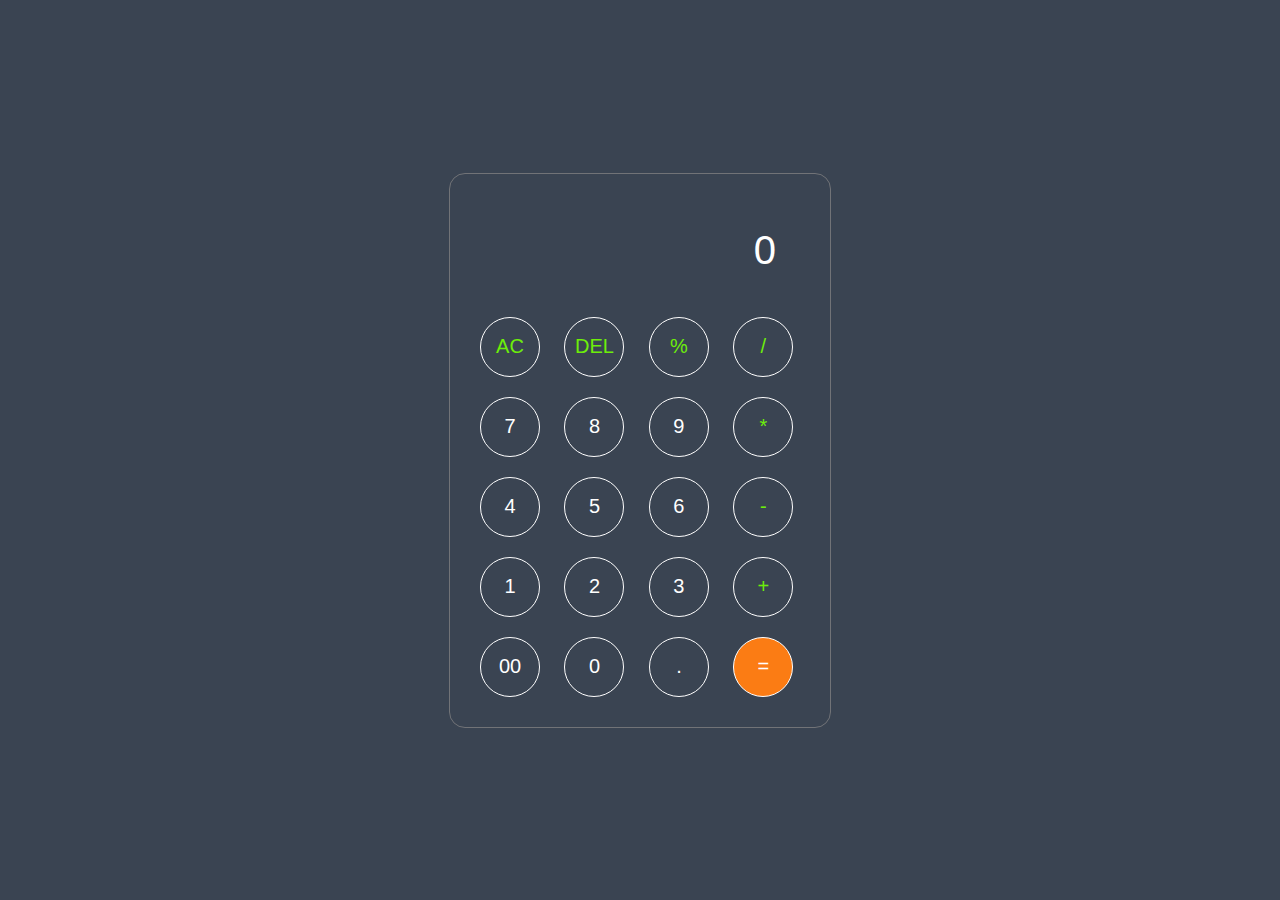
<file: index.html>
<!DOCTYPE html>
<html>
  <head>
    <meta name="viewport" content="width=device-width, initial-scale=1.0" />
    <link rel="stylesheet" href="Calculator.css" />
    <title>SimpleCalculator</title>
  </head>
  <body>
    <div class="container">
      <div class="calculator">
        <input type="text" id="inputBox" placeholder="0" />
        <div>
          <button class="button operator">AC</button>
          <button class="button operator">DEL</button>
          <button class="button operator">%</button>
          <button class="button operator">/</button>
        </div>
        <div>
          <button class="button">7</button>
          <button class="button">8</button>
          <button class="button">9</button>
          <button class="button operator">*</button>
        </div>
        <div>
          <button class="button">4</button>
          <button class="button">5</button>
          <button class="button">6</button>
          <button class="button operator">-</button>
        </div>
        <div>
          <button class="button">1</button>
          <button class="button">2</button>
          <button class="button">3</button>
          <button class="button operator">+</button>
        </div>

        <div>
          <button class="button">00</button>
          <button class="button">0</button>
          <button class="button">.</button>
          <button class="button equalBtn">=</button>
        </div>
      </div>
    </div>

    <script src="Calculator.js"></script>
  </body>
</html>
</file>
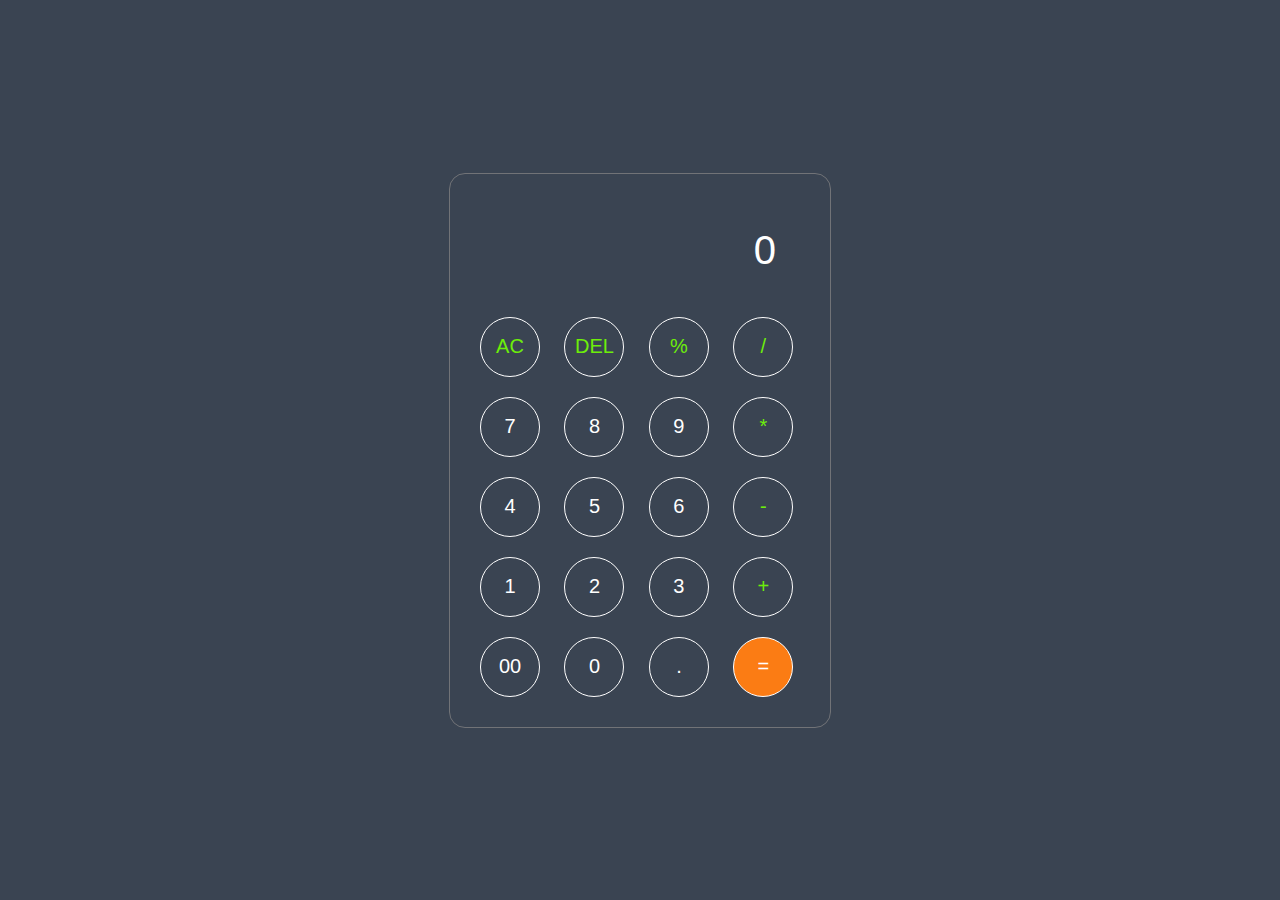
<file: Calculator.html>
<!DOCTYPE html>
<html>
  <head>
    <meta name="viewport" content="width=device-width, initial-scale=1.0" />
    <link rel="stylesheet" href="Calculator.css" />
    <title>SimpleCalculator</title>
  </head>
  <body>
    <div class="container">
      <div class="calculator">
        <input type="text" id="inputBox" placeholder="0" />
        <div>
          <button class="button operator">AC</button>
          <button class="button operator">DEL</button>
          <button class="button operator">%</button>
          <button class="button operator">/</button>
        </div>
        <div>
          <button class="button">7</button>
          <button class="button">8</button>
          <button class="button">9</button>
          <button class="button operator">*</button>
        </div>
        <div>
          <button class="button">4</button>
          <button class="button">5</button>
          <button class="button">6</button>
          <button class="button operator">-</button>
        </div>
        <div>
          <button class="button">1</button>
          <button class="button">2</button>
          <button class="button">3</button>
          <button class="button operator">+</button>
        </div>

        <div>
          <button class="button">00</button>
          <button class="button">0</button>
          <button class="button">.</button>
          <button class="button equalBtn">=</button>
        </div>
      </div>
    </div>

    <script src="Calculator.js"></script>
  </body>
</html>
</file>
<file: Calculator.css>
*{
    margin: 0;
    padding: 0;
    box-sizing: border-box;
    font-family:sans-serif;
}

body{
    width: 100%;
    height: 100vh;
    display: flex;
    justify-content: center;
    align-items: center;
    background: rgb(58, 68, 82);
}

.calculator{
    border: 1px solid rgb(113, 115, 119);
    padding: 20px;
    border-radius: 16px;
    background: transparent;

}

input{
    width: 320px;
    border: none;
    padding: 24px;
    margin: 10px;
    background: transparent;
    font-size: 40px;
    text-align: right;
    cursor: pointer;
    color: rgb(255, 255, 255);
}

input::placeholder{
    color: rgb(255, 255, 255);
}

button{
    border: 1px solid white;
    width: 60px;
    height: 60px;
    margin: 10px;
    border-radius: 50%;
    background: transparent;
    color: rgb(255, 255, 255);
    font-size: 20px;
    cursor: pointer;
}

.equalBtn{
    background-color: #fb7c14;
    
}
.equalBtn:hover{
    opacity: 0.5;
}

.operator{
    color: #6dee0a;
}
</file>
